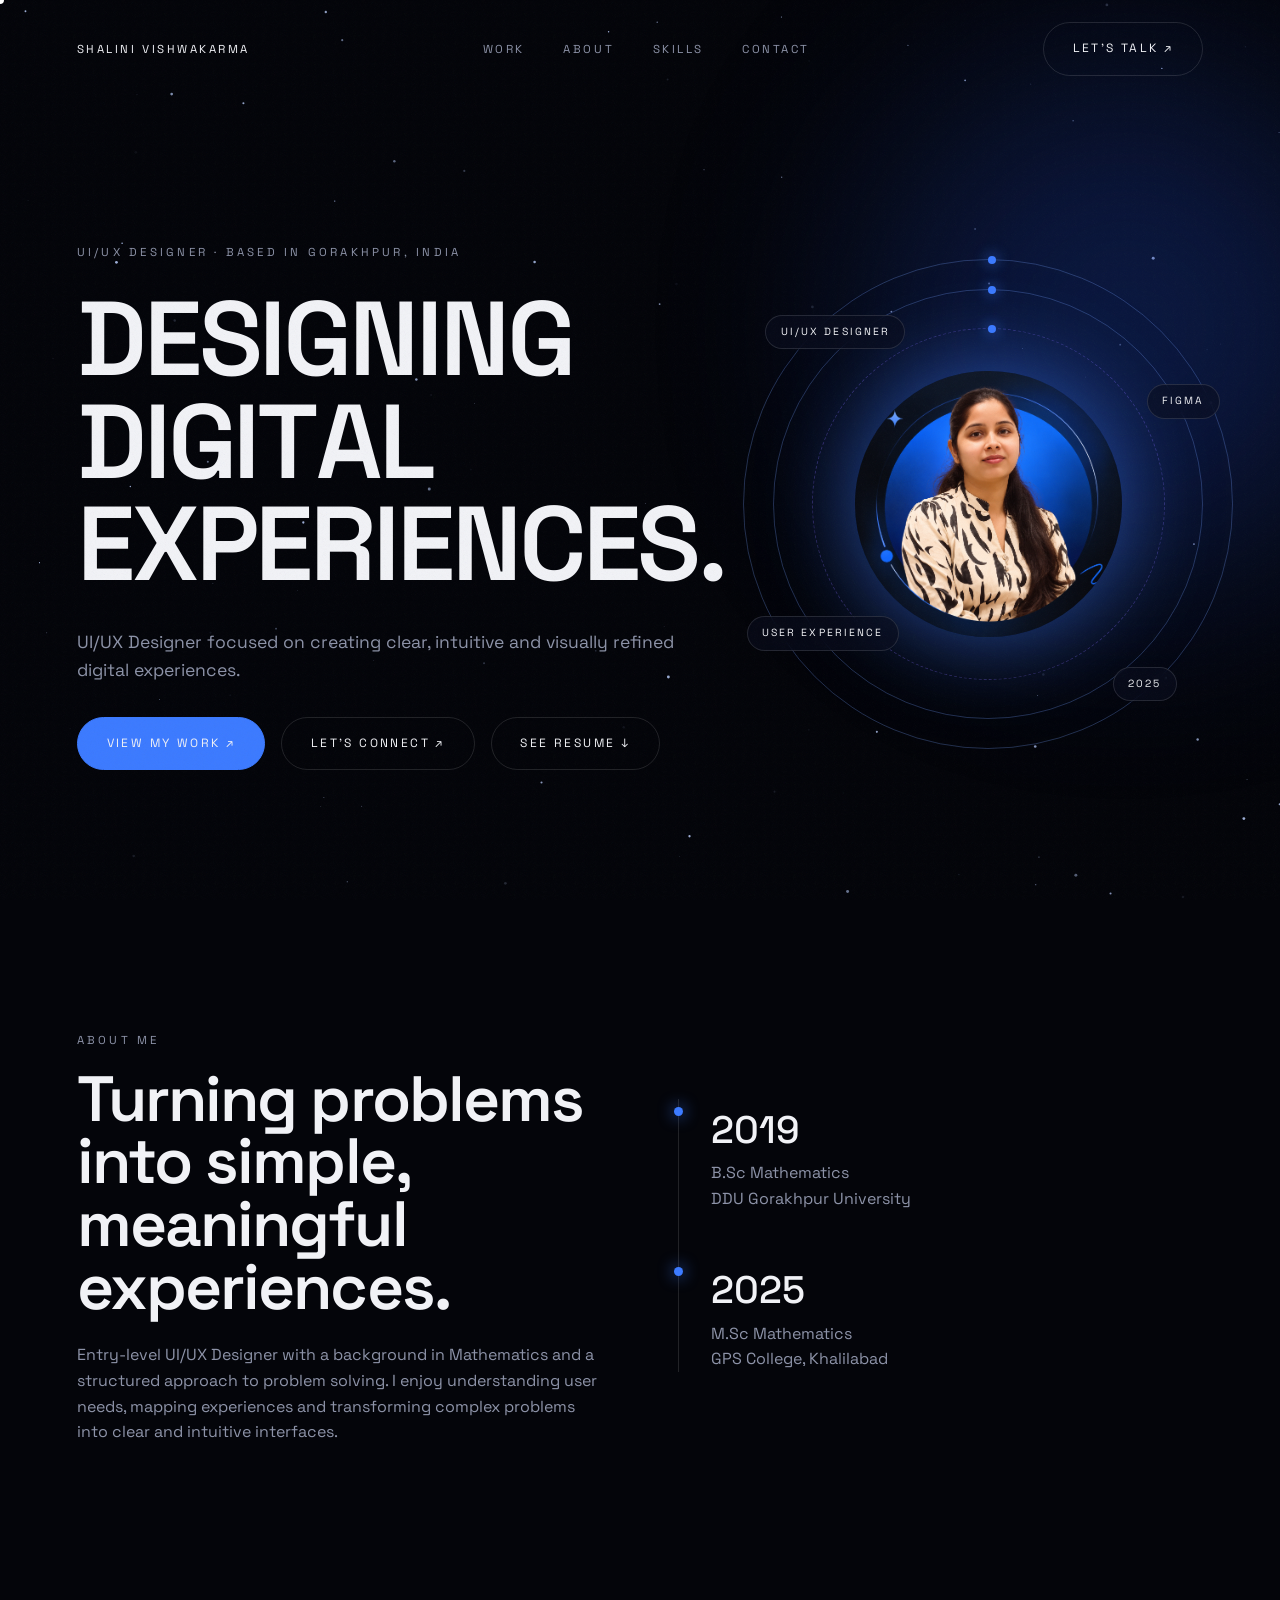
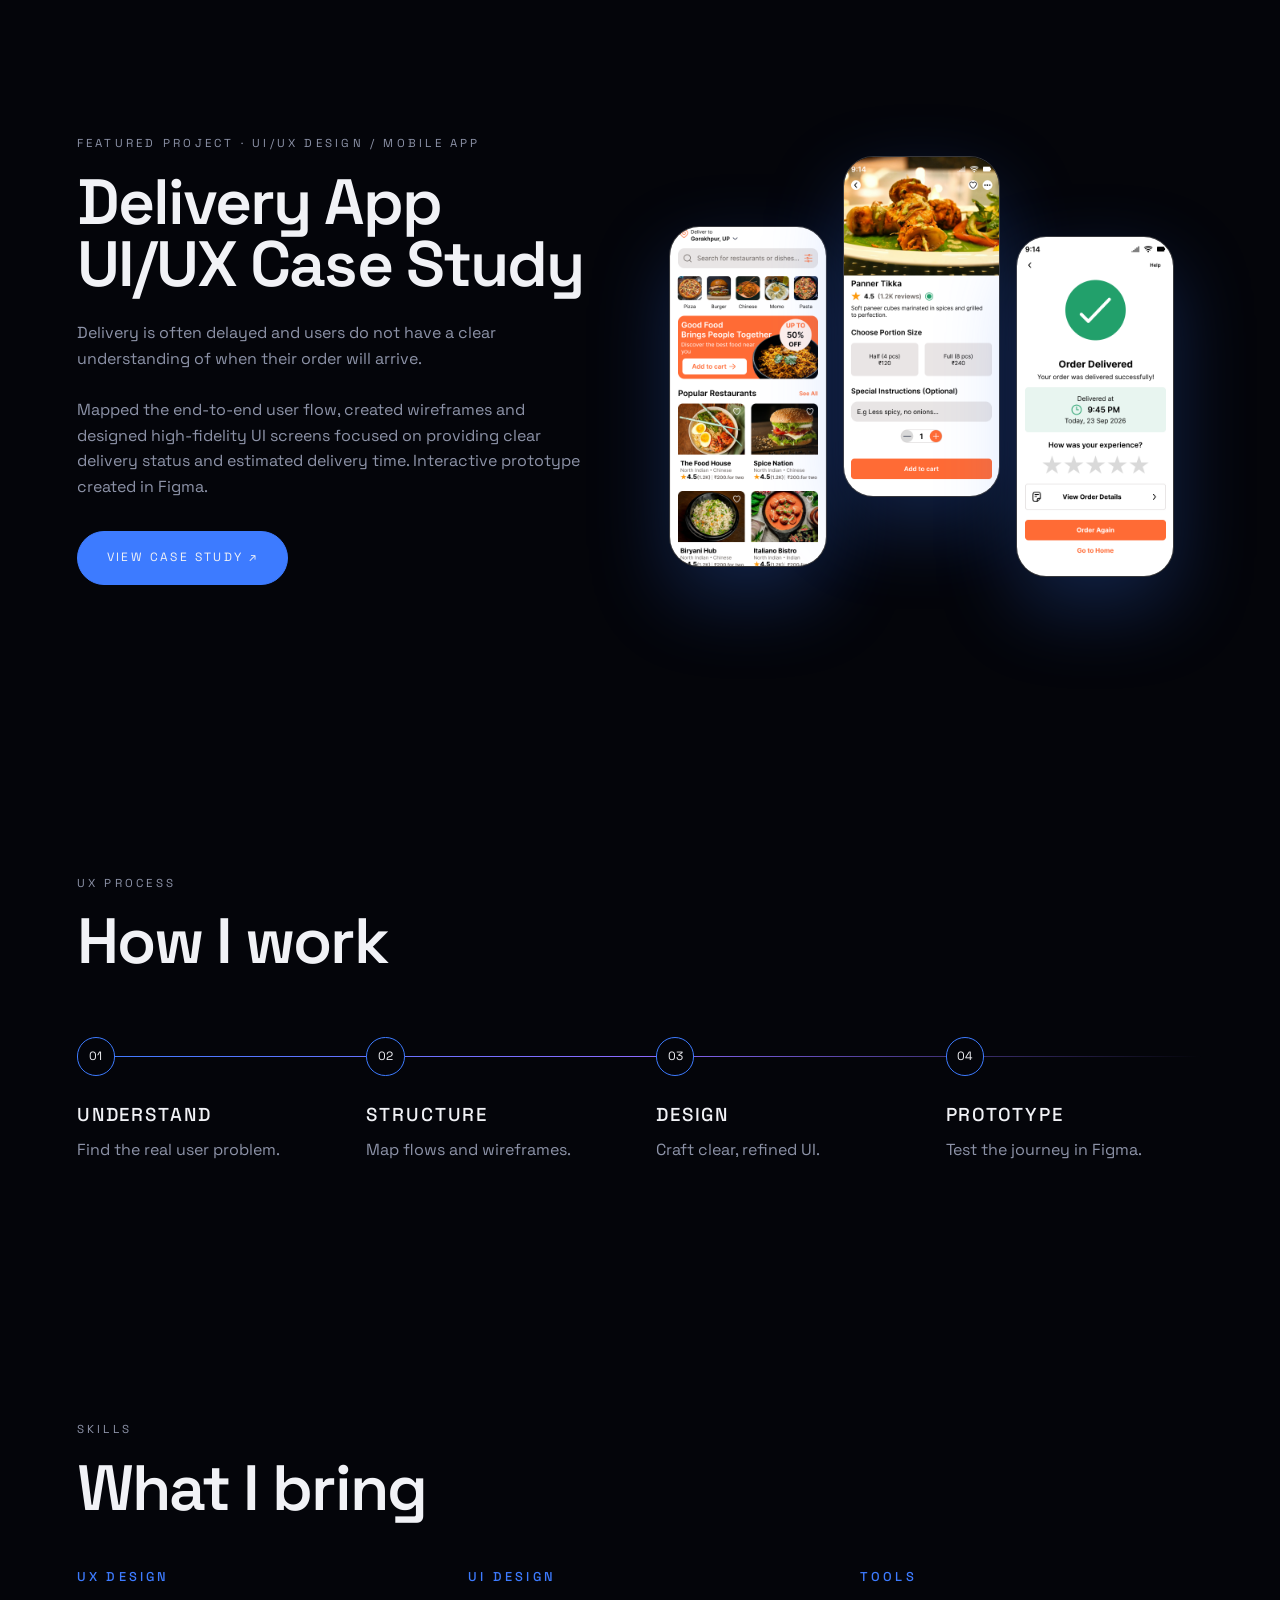
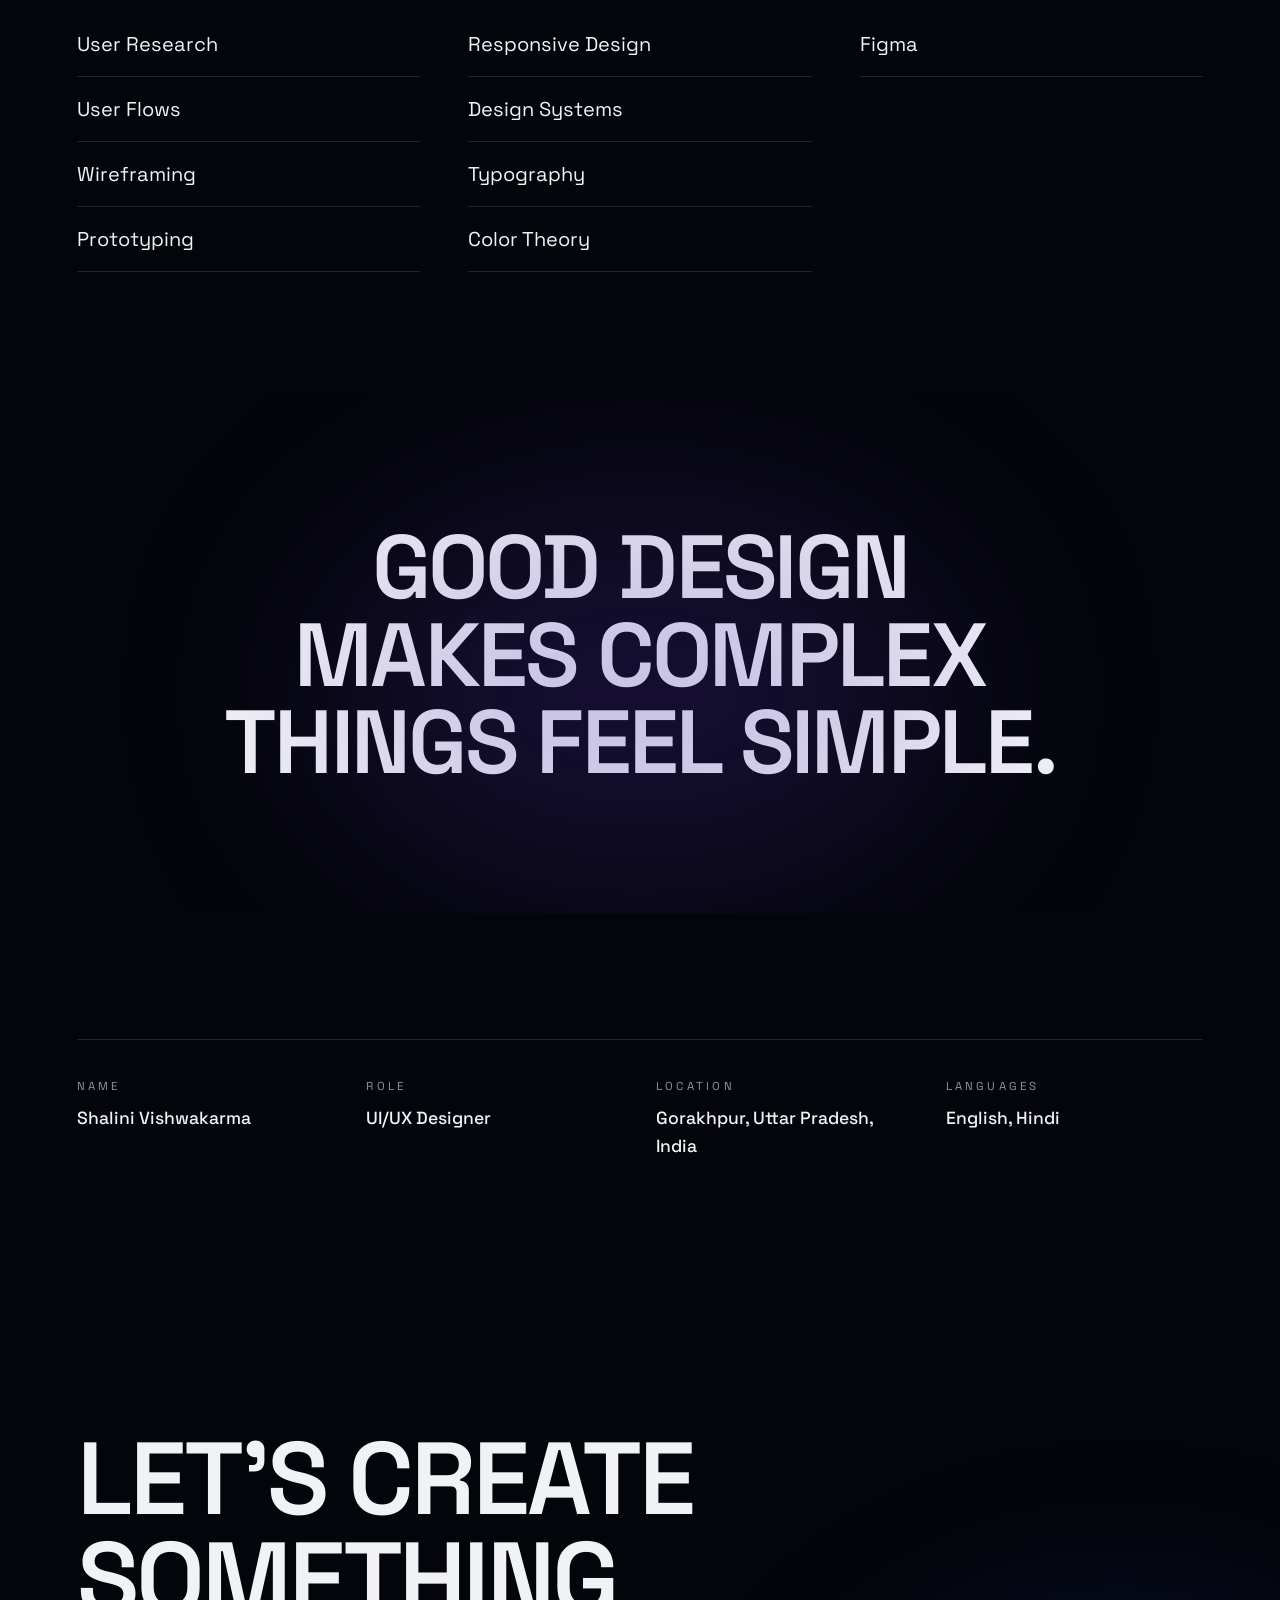
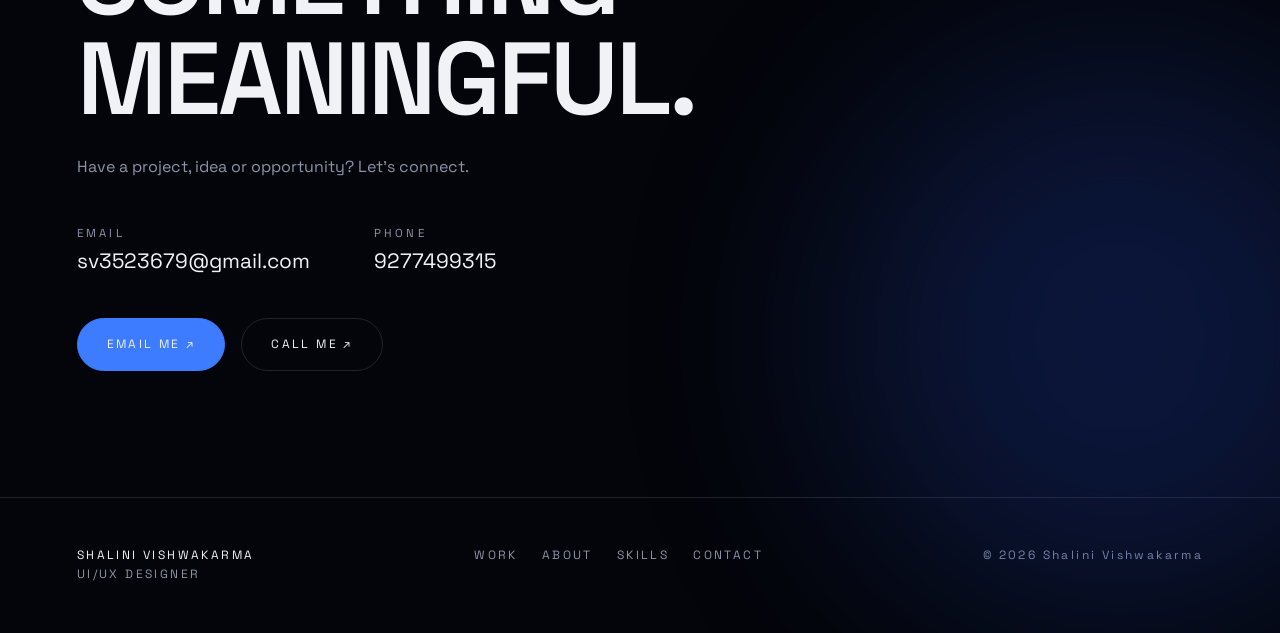
<file: index.html>
<!doctype html><html lang="en"><head><title>Shalini Vishwakarma — UI/UX Designer</title><meta name="description" content="Portfolio of Shalini Vishwakarma, UI/UX Designer based in Gorakhpur, India."><meta charset="utf-8"><meta name="viewport" content="width=device-width,initial-scale=1"><link rel="preconnect" href="https://fonts.googleapis.com"><link href="https://fonts.googleapis.com/css2?family=Space+Grotesk:wght@400;500;600&display=swap" rel="stylesheet"><link rel="stylesheet" href="css/style.css"><link rel="icon" href="data:image/svg+xml,<svg xmlns=%27http://www.w3.org/2000/svg%27 viewBox=%270 0 100 100%27><text y=%2778%27 font-size=%2780%27>✦</text></svg>"></head><body>
<canvas id="stars"></canvas><div class="cur"></div>
<nav><a href="index.html">SHALINI VISHWAKARMA</a><div class="links"><a href="index.html#work">Work</a><a href="index.html#about">About</a><a href="index.html#skills">Skills</a><a href="index.html#contact">Contact</a></div><a class="btn" href="index.html#contact">Let's talk ↗</a><button class="burger" aria-label="Menu">☰</button></nav>
<main>
<header class="hero"><div class="glow" style="width:40vw;height:40vw;background:#1c3fa8;opacity:.35;right:-8vw;top:8vh"></div><div class="wrap">
<div><small>UI/UX Designer · Based in Gorakhpur, India</small>
<h1 data-split style="margin-top:1.5rem">DESIGNING<br>DIGITAL<br>EXPERIENCES.</h1>
<p>UI/UX Designer focused on creating clear, intuitive and visually refined digital experiences.</p>
<div class="cta"><a class="btn p" href="#work">View my work ↗</a><a class="btn" href="#contact">Let's connect ↗</a><a class="btn" href="assets/Shalini_Vishwakarma_Resume.pdf" download="Shalini_Vishwakarma_Resume.pdf">See resume ↓</a></div></div>
<div class="orb"><div class="ring"></div><div class="ring"></div><div class="ring"></div>
<div class="core"><img src="assets/Shalini.png" onerror="this.onerror=null;this.src='assets/Shalini.png'" alt="Portrait of Shalini Vishwakarma"></div>
<span class="tag t1">UI/UX DESIGNER</span><span class="tag t2">FIGMA</span><span class="tag t3">USER EXPERIENCE</span><span class="tag t4">2025</span></div>
</div></header>

<section id="about"><div class="wrap two"><div class="r"><small>About me</small><h2>Turning problems into simple, meaningful experiences.</h2>
<p>Entry-level UI/UX Designer with a background in Mathematics and a structured approach to problem solving. I enjoy understanding user needs, mapping experiences and transforming complex problems into clear and intuitive interfaces.</p></div>
<div class="tl r" style="align-self:center"><div><b>2019</b><p>B.Sc Mathematics<br>DDU Gorakhpur University</p></div><div><b>2025</b><p>M.Sc Mathematics<br>GPS College, Khalilabad</p></div></div></div></section>

<section id="work"><div class="wrap proj">
<div class="r"><small>Featured project · UI/UX Design / Mobile App</small><h2>Delivery App UI/UX Case Study</h2>
<p>Delivery is often delayed and users do not have a clear understanding of when their order will arrive.</p><br>
<p>Mapped the end-to-end user flow, created wireframes and designed high-fidelity UI screens focused on providing clear delivery status and estimated delivery time. Interactive prototype created in Figma.</p>
<div class="cta"><a class="btn p" href="https://www.figma.com/design/6ze8sVoKY38IO8DkfJtmhi/UI-UX-CASE-STUDY?node-id=0-1&t=e9W09Ie9BuBtOknb-1" target="_blank" rel="noopener" data-view>View case study ↗</a></div></div>
<div class="stage r" aria-label="Sample delivery app screens (replace with Figma screens)">
<img class="ph-img" src="assets/screen-1.png" alt="Delivery app screen 1">
<img class="ph-img" src="assets/screen-2.png" alt="Delivery app screen 2">
<img class="ph-img" src="assets/screen-3.png" alt="Delivery app screen 3"></div></div></section>

<section><div class="wrap"><small>UX process</small><h2>How I work</h2>
<div class="steps"><div><span>01</span><h3>UNDERSTAND</h3><p>Find the real user problem.</p></div><div><span>02</span><h3>STRUCTURE</h3><p>Map flows and wireframes.</p></div><div><span>03</span><h3>DESIGN</h3><p>Craft clear, refined UI.</p></div><div><span>04</span><h3>PROTOTYPE</h3><p>Test the journey in Figma.</p></div></div></div></section>

<section id="skills"><div class="wrap"><small>Skills</small><h2>What I bring</h2><div class="sk">
<div class="r"><h3>UX DESIGN</h3><ul><li>User Research<small>Understanding who the users are and what they need.</small></li><li>User Flows<small>Mapping how people move through a product.</small></li><li>Wireframing<small>Structuring screens before visual design.</small></li><li>Prototyping<small>Making the journey interactive.</small></li></ul></div>
<div class="r"><h3>UI DESIGN</h3><ul><li>Responsive Design<small>Interfaces that adapt to every screen.</small></li><li>Design Systems<small>Consistent, reusable components.</small></li><li>Typography<small>Hierarchy and readability.</small></li><li>Color Theory<small>Colour with purpose and contrast.</small></li></ul></div>
<div class="r"><h3>TOOLS</h3><ul><li>Figma<small>Design, prototyping and handoff.</small></li></ul></div></div></div></section>

<section class="phil"><div class="glow" style="width:50vw;height:30vw;background:#4a2fb0;opacity:.25;left:25vw;top:20%"></div><h2><span class="ln">GOOD DESIGN</span><span class="ln">MAKES COMPLEX</span><span class="ln">THINGS FEEL SIMPLE.</span></h2></section>

<section><div class="wrap r"><div class="det"><div><small>Name</small><b>Shalini Vishwakarma</b></div><div><small>Role</small><b>UI/UX Designer</b></div><div><small>Location</small><b>Gorakhpur, Uttar Pradesh, India</b></div><div><small>Languages</small><b>English, Hindi</b></div></div></div></section>

<section id="contact" class="contact"><div class="glow" style="width:45vw;height:45vw;background:#1c3fa8;opacity:.3;right:-10vw;bottom:-10vw"></div><div class="wrap r"><h2>LET'S CREATE<br>SOMETHING<br>MEANINGFUL.</h2><p>Have a project, idea or opportunity? Let's connect.</p>
<div class="info"><div><small>Email</small><a href="mailto:sv3523679@gmail.com">sv3523679@gmail.com</a></div><div><small>Phone</small><a href="tel:+919277499315">9277499315</a></div></div>
<div class="cta"><a class="btn p" href="mailto:sv3523679@gmail.com">Email me ↗</a><a class="btn" href="tel:+919277499315">Call me ↗</a></div></div></section>
</main>
<footer><div>SHALINI VISHWAKARMA<br><span style="color:var(--m)">UI/UX DESIGNER</span></div><div class="links"><a href="#work">WORK</a><a href="#about">ABOUT</a><a href="#skills">SKILLS</a><a href="#contact">CONTACT</a></div><div style="color:var(--m)">© 2026 Shalini Vishwakarma</div></footer>
<script src="js/main.js"></script></body></html>
</file>
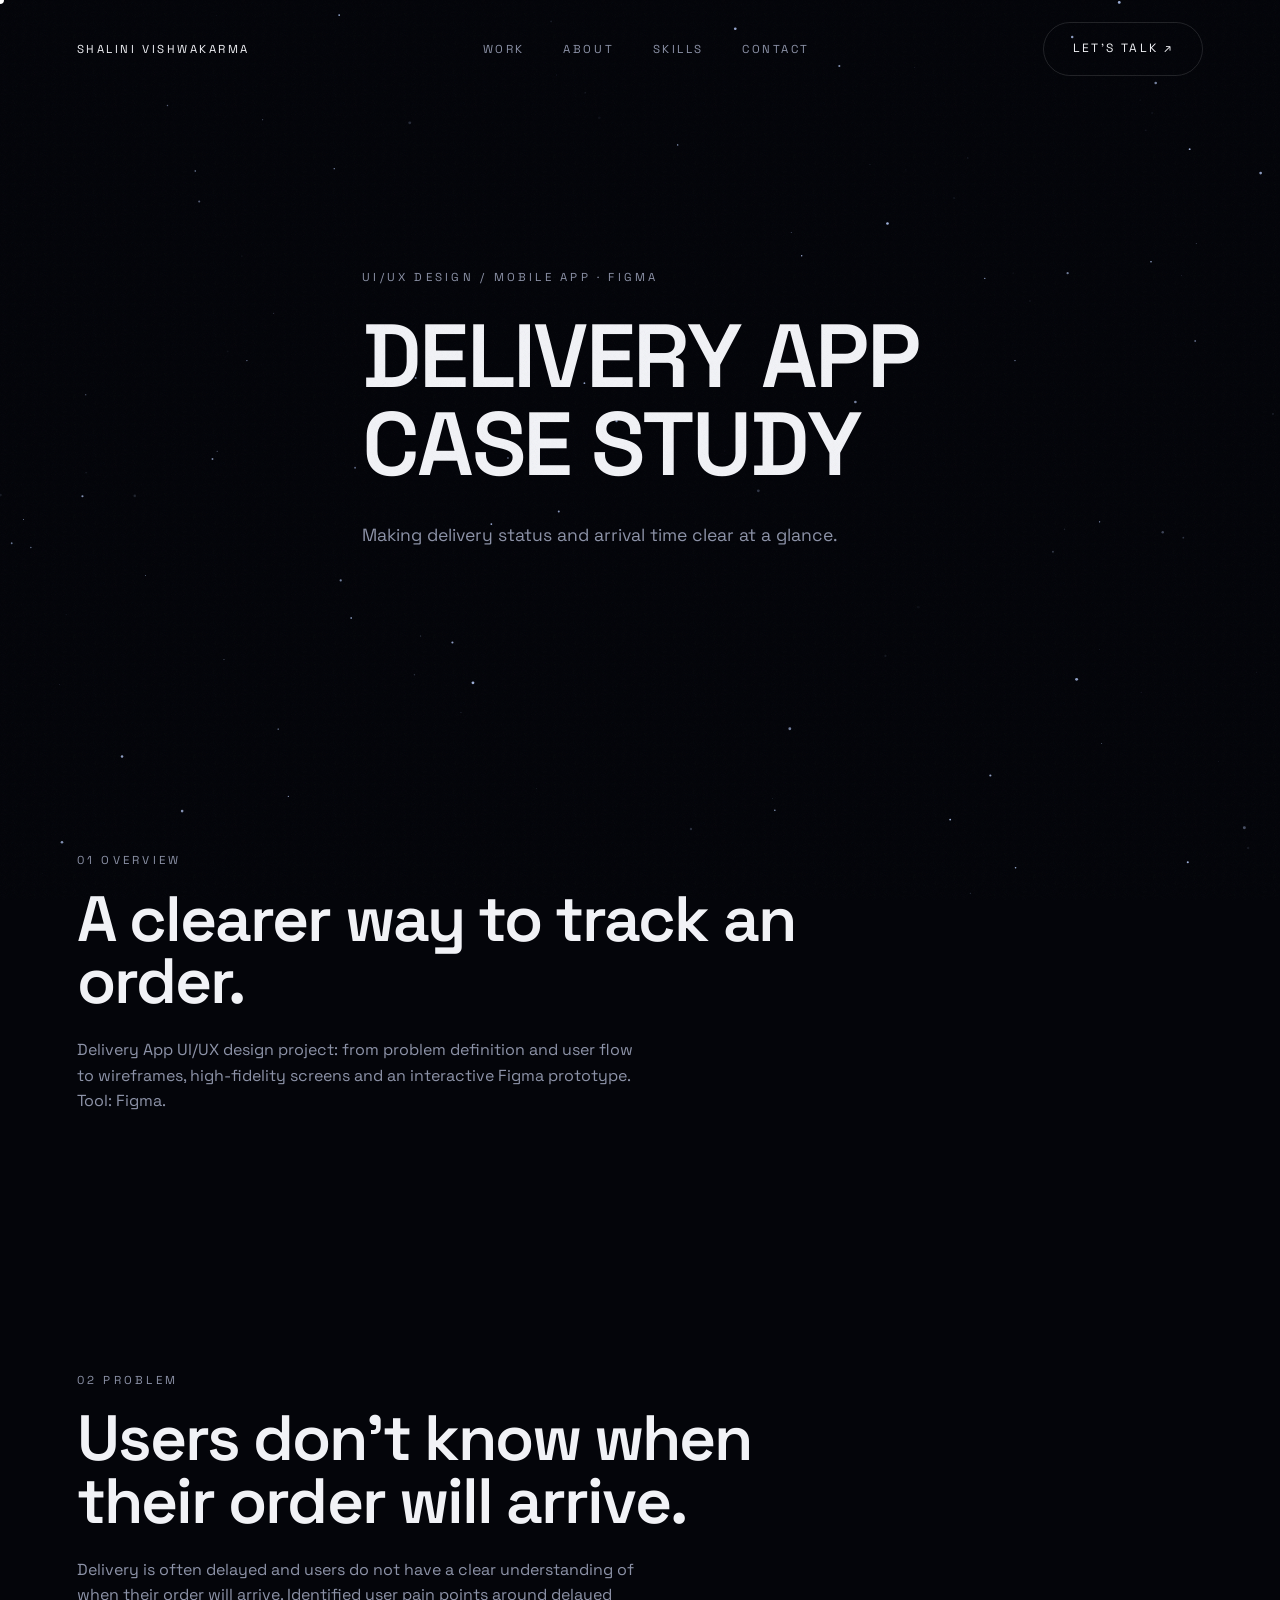
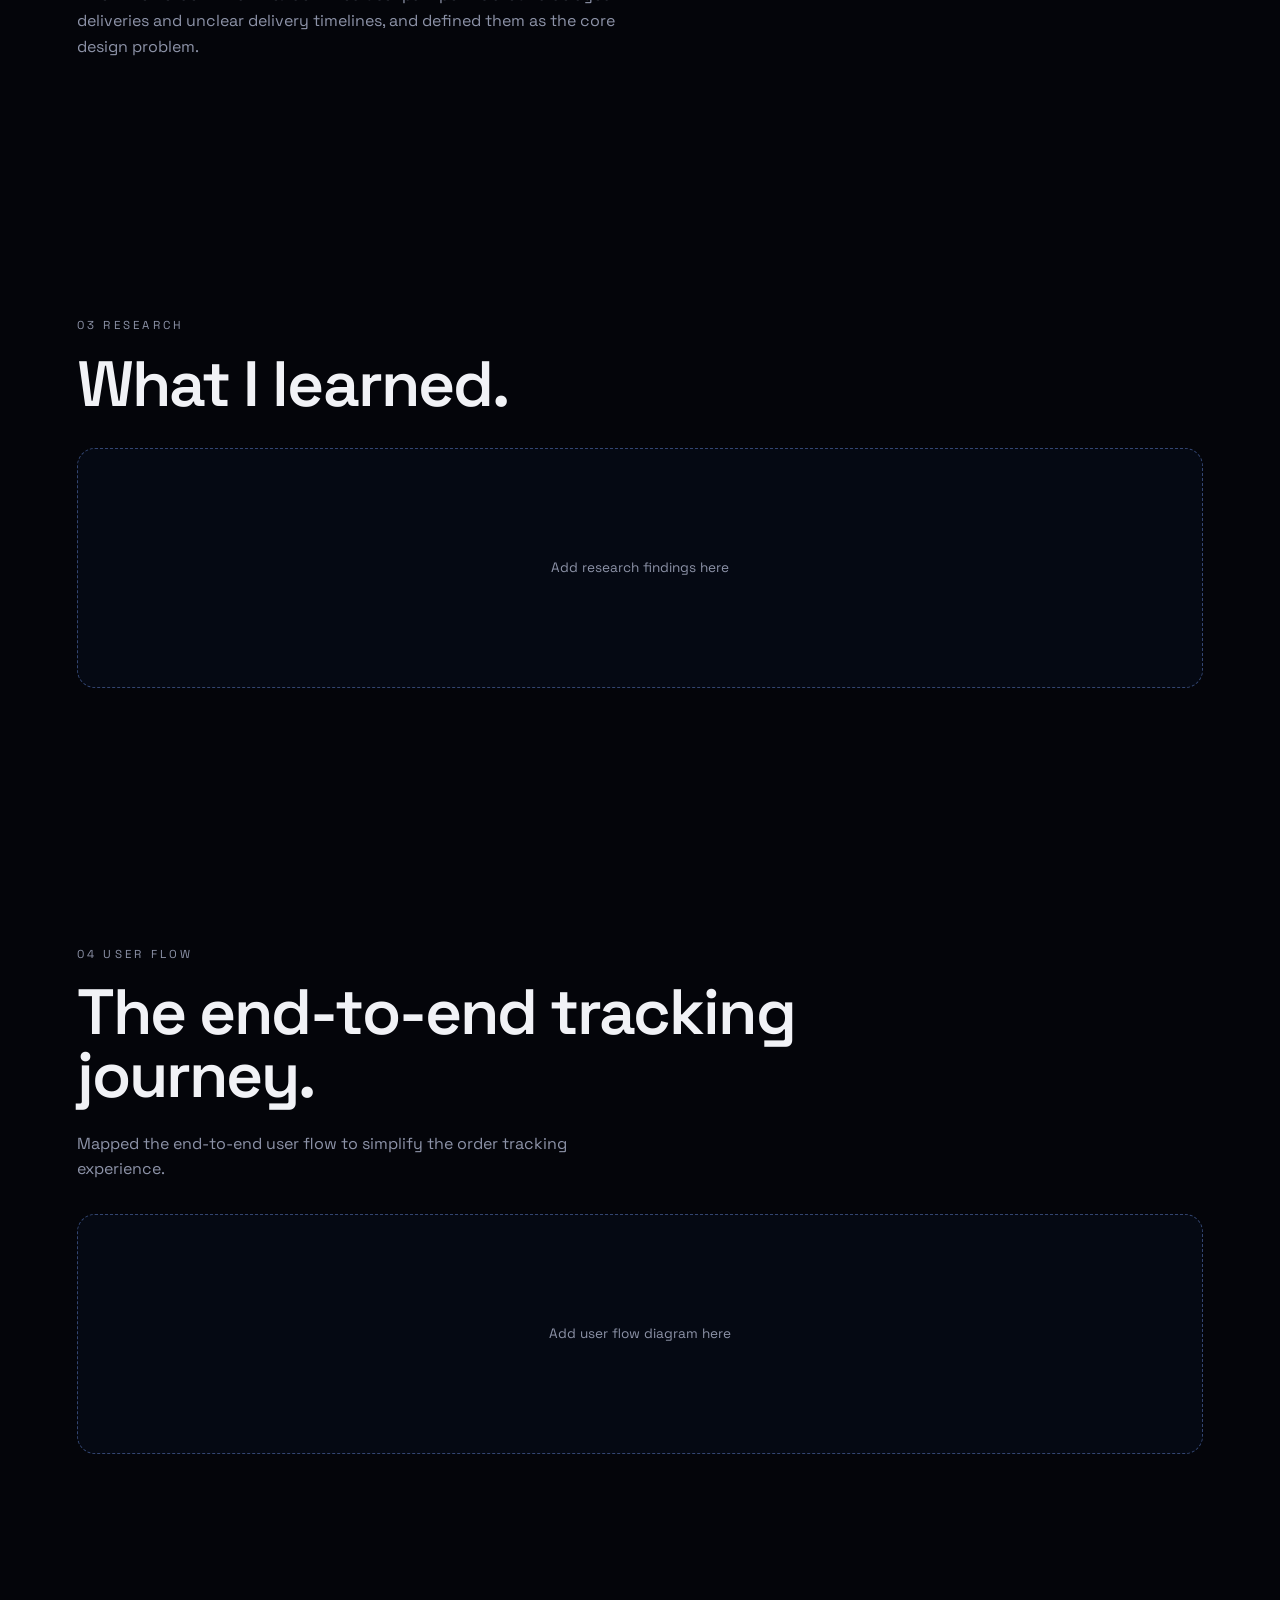
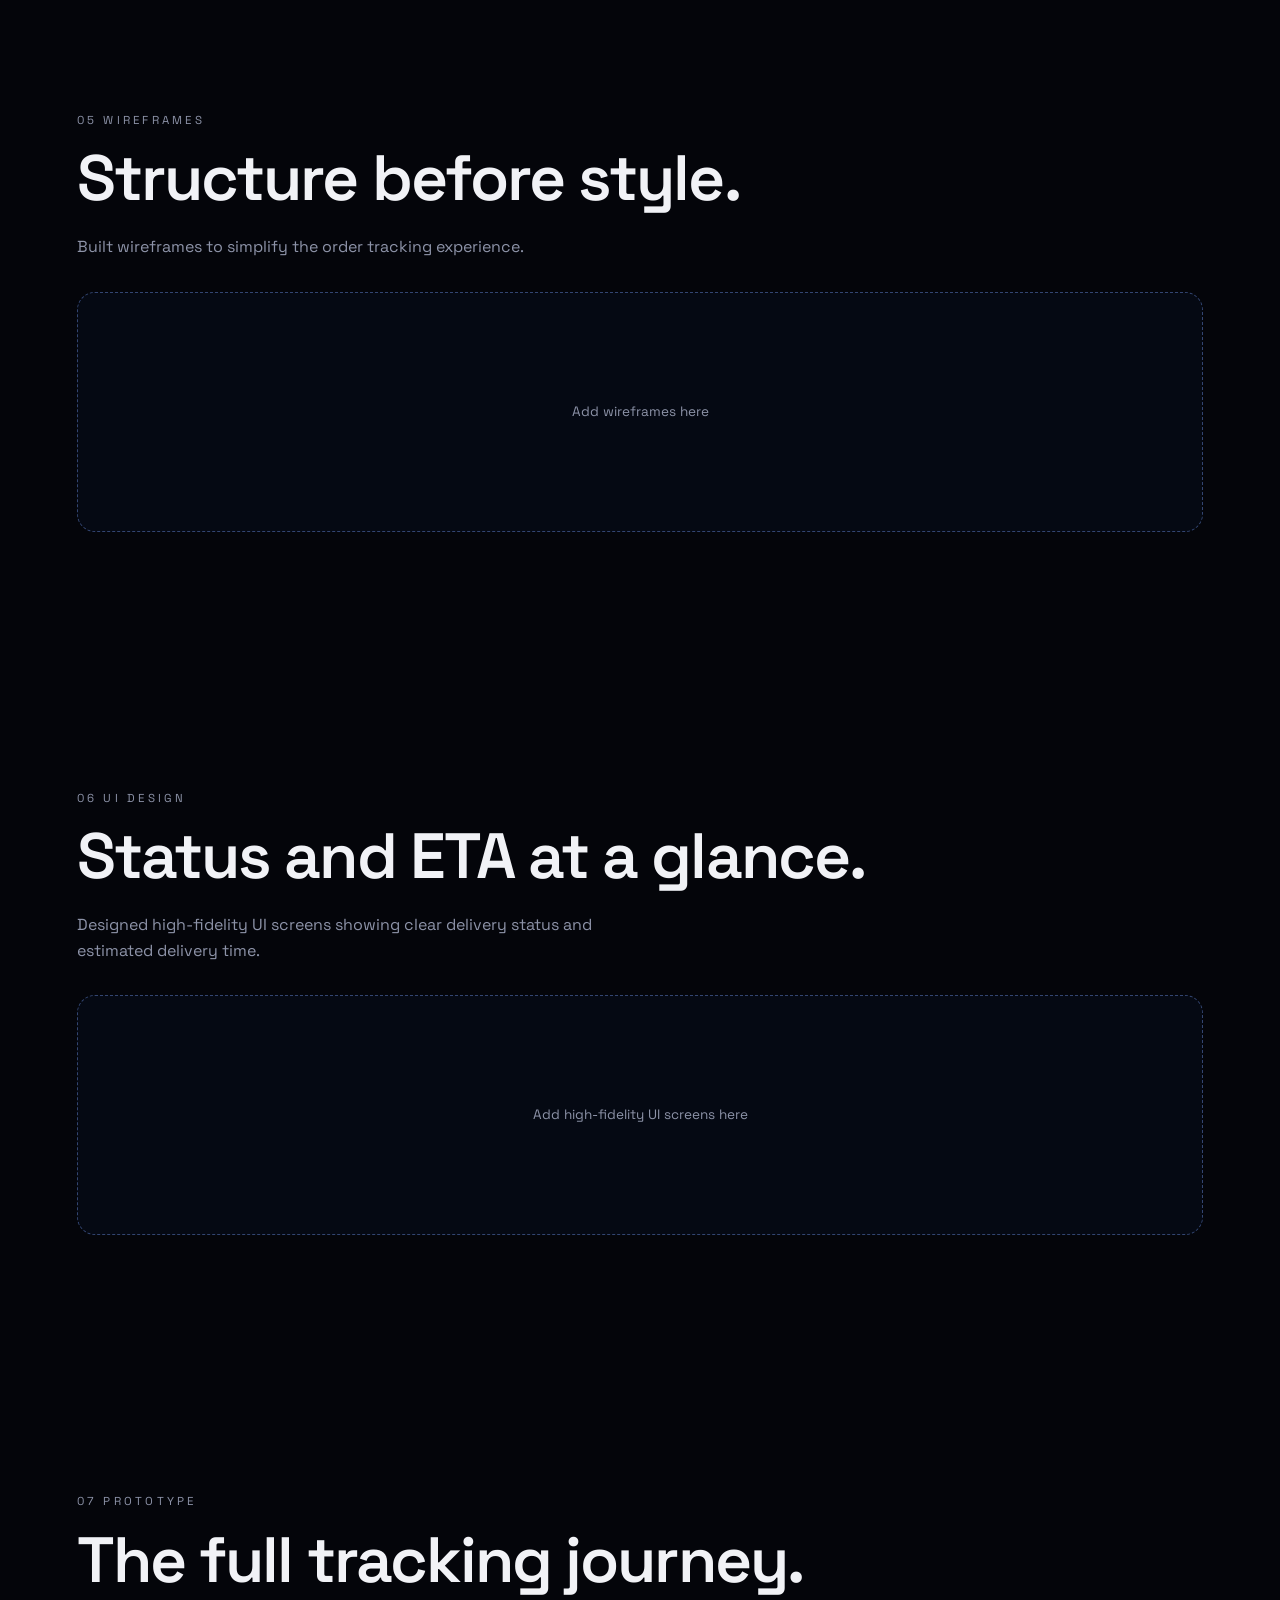
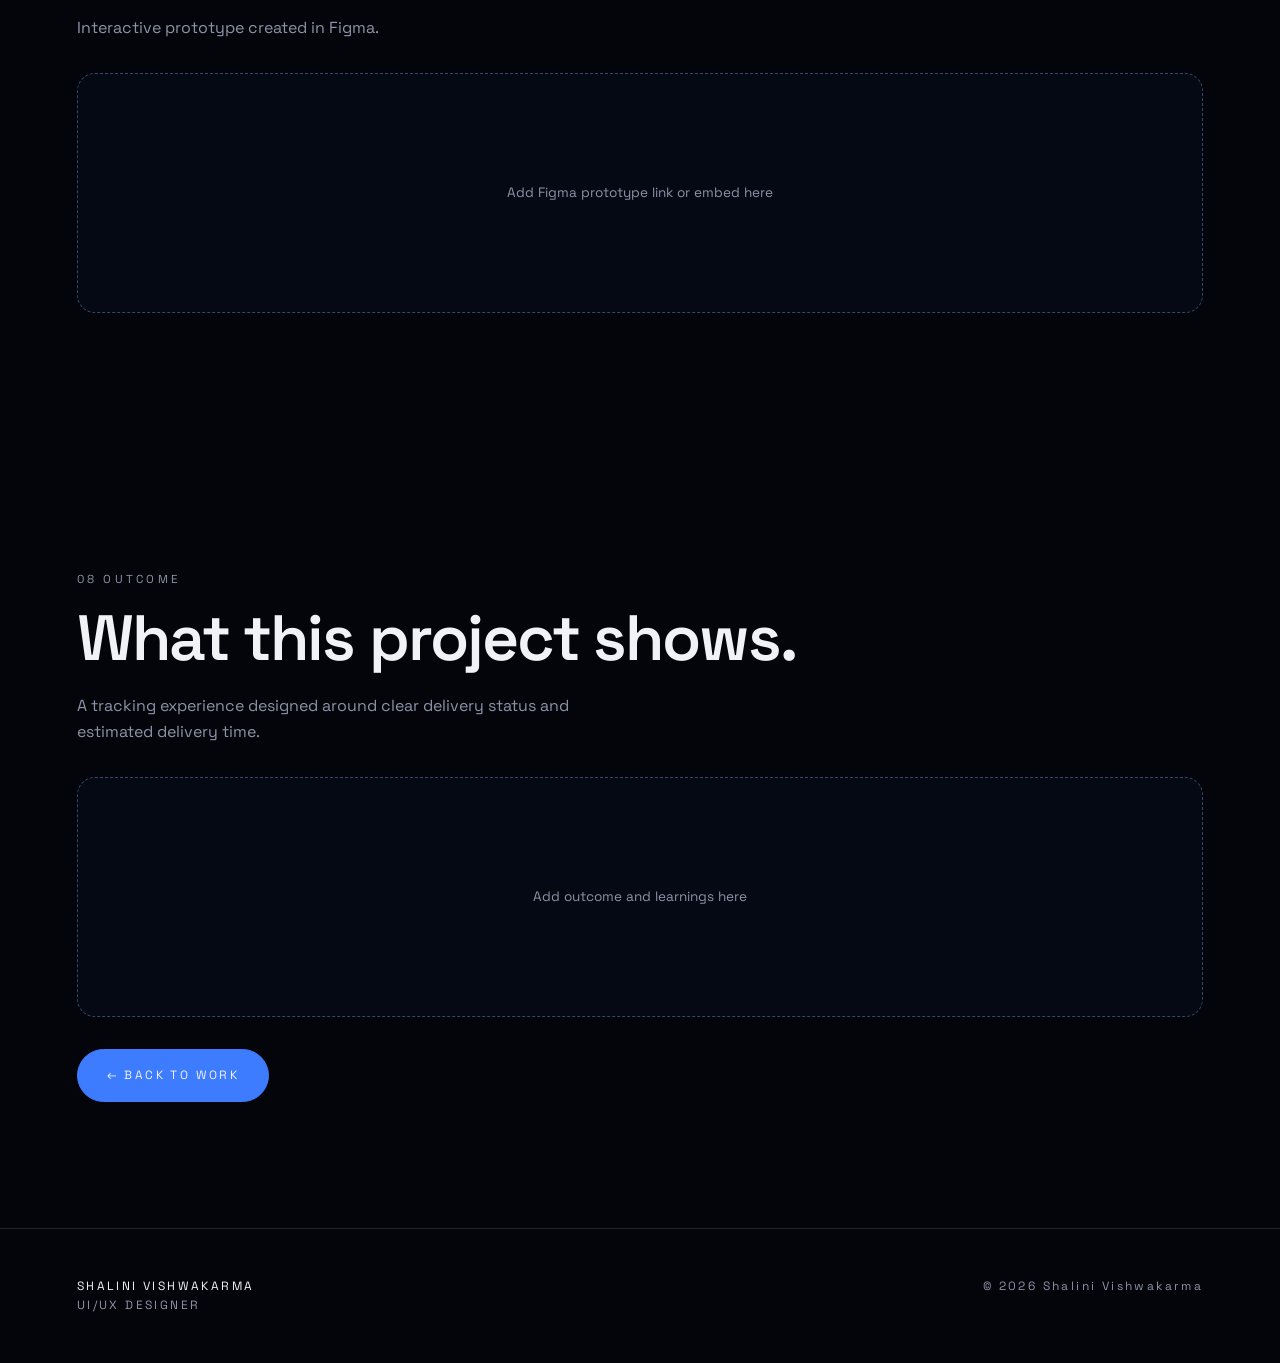
<file: case-study.html>
<!doctype html><html lang="en"><head><title>Delivery App Case Study — Shalini Vishwakarma</title><meta name="description" content="UI/UX case study: Delivery App order tracking."><meta charset="utf-8"><meta name="viewport" content="width=device-width,initial-scale=1"><link rel="preconnect" href="https://fonts.googleapis.com"><link href="https://fonts.googleapis.com/css2?family=Space+Grotesk:wght@400;500;600&display=swap" rel="stylesheet"><link rel="stylesheet" href="css/style.css"><link rel="icon" href="data:image/svg+xml,<svg xmlns=%27http://www.w3.org/2000/svg%27 viewBox=%270 0 100 100%27><text y=%2778%27 font-size=%2780%27>✦</text></svg>"></head><body>
<canvas id="stars"></canvas><div class="cur"></div>
<nav><a href="index.html">SHALINI VISHWAKARMA</a><div class="links"><a href="index.html#work">Work</a><a href="index.html#about">About</a><a href="index.html#skills">Skills</a><a href="index.html#contact">Contact</a></div><a class="btn" href="index.html#contact">Let's talk ↗</a><button class="burger" aria-label="Menu">☰</button></nav>
<main>
<header class="hero" style="min-height:80vh"><div class="wrap" style="display:block"><small>UI/UX Design / Mobile App · Figma</small><h1 data-split style="margin-top:1.5rem;font-size:clamp(2.6rem,7vw,6.5rem)">DELIVERY APP<br>CASE STUDY</h1><p>Making delivery status and arrival time clear at a glance.</p></div></header>
<section class="cs"><div class="wrap r"><small>01 Overview</small><h2>A clearer way to track an order.</h2><p>Delivery App UI/UX design project: from problem definition and user flow to wireframes, high-fidelity screens and an interactive Figma prototype. Tool: Figma.</p></div></section>
<section class="cs"><div class="wrap r"><small>02 Problem</small><h2>Users don't know when their order will arrive.</h2><p>Delivery is often delayed and users do not have a clear understanding of when their order will arrive. Identified user pain points around delayed deliveries and unclear delivery timelines, and defined them as the core design problem.</p></div></section>
<section class="cs"><div class="wrap r"><small>03 Research</small><h2>What I learned.</h2><div class="ph-box">Add research findings here</div></div></section>
<section class="cs"><div class="wrap r"><small>04 User flow</small><h2>The end-to-end tracking journey.</h2><p>Mapped the end-to-end user flow to simplify the order tracking experience.</p><div class="ph-box">Add user flow diagram here</div></div></section>
<section class="cs"><div class="wrap r"><small>05 Wireframes</small><h2>Structure before style.</h2><p>Built wireframes to simplify the order tracking experience.</p><div class="ph-box">Add wireframes here</div></div></section>
<section class="cs"><div class="wrap r"><small>06 UI design</small><h2>Status and ETA at a glance.</h2><p>Designed high-fidelity UI screens showing clear delivery status and estimated delivery time.</p><div class="ph-box">Add high-fidelity UI screens here</div></div></section>
<section class="cs"><div class="wrap r"><small>07 Prototype</small><h2>The full tracking journey.</h2><p>Interactive prototype created in Figma.</p><div class="ph-box">Add Figma prototype link or embed here</div></div></section>
<section class="cs"><div class="wrap r"><small>08 Outcome</small><h2>What this project shows.</h2><p>A tracking experience designed around clear delivery status and estimated delivery time.</p><div class="ph-box">Add outcome and learnings here</div><div class="cta"><a class="btn p" href="index.html#work">← Back to work</a></div></div></section>
</main>
<footer><div>SHALINI VISHWAKARMA<br><span style="color:var(--m)">UI/UX DESIGNER</span></div><div style="color:var(--m)">© 2026 Shalini Vishwakarma</div></footer>
<script src="js/main.js"></script></body></html>
</file>
<file: css/style.css>
:root{--bg:#04050a;--b:#3d7bff;--v:#8b6bff;--t:#f1f2f6;--m:#8d93a8;--l:rgba(255,255,255,.12)}
*{margin:0;padding:0;box-sizing:border-box}
html{scroll-behavior:smooth}
body{background:var(--bg);color:var(--t);font-family:'Space Grotesk',system-ui,sans-serif;line-height:1.6;overflow-x:hidden;cursor:none}
body::after{content:"";position:fixed;inset:0;pointer-events:none;opacity:.05;z-index:90;background-image:url("data:image/svg+xml,%3Csvg xmlns='http://www.w3.org/2000/svg' width='120' height='120'%3E%3Cfilter id='n'%3E%3CfeTurbulence baseFrequency='.9'/%3E%3C/filter%3E%3Crect width='120' height='120' filter='url(%23n)'/%3E%3C/svg%3E")}
a{color:inherit;text-decoration:none}
#stars{position:fixed;inset:0;z-index:-1}
.glow{position:absolute;border-radius:50%;filter:blur(110px);pointer-events:none}
.wrap{max-width:1280px;margin:auto;padding:0 6vw}
section{position:relative;padding:14vh 0}
small,.lbl{font-size:.72rem;letter-spacing:.28em;text-transform:uppercase;color:var(--m)}
h1,h2{font-weight:600;line-height:.98;letter-spacing:-.03em}
h2{font-size:clamp(2rem,5vw,4.2rem);margin:1rem 0 1.5rem;max-width:16ch}
p{color:var(--m);max-width:56ch}
nav{position:fixed;top:0;left:0;right:0;z-index:50;display:flex;justify-content:space-between;align-items:center;padding:1.4rem 6vw;transition:.4s}
nav.s{background:rgba(4,5,10,.55);backdrop-filter:blur(14px);padding:.9rem 6vw;border-bottom:1px solid var(--l)}
nav a{font-size:.72rem;letter-spacing:.22em;text-transform:uppercase}
.links{display:flex;gap:2.4rem}.links a{color:var(--m);transition:.3s}.links a:hover{color:#fff}
.burger{display:none;background:none;border:0;color:#fff;font-size:1.5rem;cursor:pointer}
.btn{display:inline-block;padding:1rem 1.8rem;border:1px solid var(--l);border-radius:99px;font-size:.75rem;letter-spacing:.2em;text-transform:uppercase;transition:background .3s,border-color .3s,box-shadow .3s}
.btn:hover{border-color:var(--b);background:rgba(61,123,255,.14);box-shadow:0 0 30px rgba(61,123,255,.35)}
.btn.p{background:var(--b);border-color:var(--b)}
.hero{min-height:100vh;display:flex;align-items:center;padding-top:12vh}
.hero .wrap{display:grid;grid-template-columns:1.25fr 1fr;gap:3rem;align-items:center}
h1{font-size:clamp(2.8rem,8.2vw,8rem)}
h1 .w{display:inline-block;white-space:nowrap}
h1 .c{display:inline-block;opacity:0;filter:blur(14px);transform:translateY(40px);animation:in .9s cubic-bezier(.2,.7,.2,1) forwards;animation-delay:calc(var(--i)*45ms + .2s)}
@keyframes in{to{opacity:1;filter:blur(0);transform:none}}
.hero p{margin:2rem 0 1rem;font-size:1.1rem}
.cta{display:flex;flex-wrap:wrap;gap:1rem;margin-top:2rem}
.orb{position:relative;aspect-ratio:1;width:min(100%,520px);margin:auto;transition:transform .4s}
.ring{position:absolute;border:1px solid rgba(120,160,255,.28);border-radius:50%;inset:0;animation:spin 40s linear infinite}
.ring:nth-child(2){inset:9%;border-color:rgba(139,107,255,.3);animation-duration:60s;animation-direction:reverse;border-style:dashed}
.ring:nth-child(3){inset:-7%;animation-duration:90s}
.ring::after{content:"";position:absolute;top:-4px;left:50%;width:8px;height:8px;border-radius:50%;background:var(--b);box-shadow:0 0 14px var(--b)}
@keyframes spin{to{transform:rotate(360deg)}}
.orb .core{position:absolute;inset:19%;border-radius:50%;overflow:hidden;box-shadow:0 0 90px rgba(61,123,255,.6),inset 0 0 40px rgba(61,123,255,.4)}
.orb .core img{width:100%;height:100%;object-fit:cover;display:block}
.tag{position:absolute;font-size:.65rem;letter-spacing:.2em;padding:.5rem .9rem;border:1px solid var(--l);border-radius:99px;background:rgba(10,14,30,.6);backdrop-filter:blur(8px);animation:fl 6s ease-in-out infinite}
.t1{top:6%;left:-2%}.t2{top:22%;right:-4%;animation-delay:-2s}.t3{bottom:16%;left:-6%;animation-delay:-4s}.t4{bottom:4%;right:6%;animation-delay:-1s}
@keyframes fl{50%{transform:translateY(-10px)}}
.r{opacity:0;transform:translateY(30px);transition:1s cubic-bezier(.2,.7,.2,1)}.r.on{opacity:1;transform:none}
.two{display:grid;grid-template-columns:1fr 1fr;gap:6vw}
.tl{border-left:1px solid var(--l);padding-left:2rem;display:grid;gap:3rem}
.tl div{position:relative}.tl div::before{content:"";position:absolute;left:calc(-2rem - 5px);top:.5rem;width:9px;height:9px;border-radius:50%;background:var(--b);box-shadow:0 0 16px var(--b)}
.tl b{font-size:2.4rem;font-weight:500;display:block}
.proj{display:grid;grid-template-columns:1fr 1.1fr;gap:4vw;align-items:center}
.stage{position:relative;height:520px;display:flex;justify-content:center;align-items:center;gap:1rem}
.ph{width:200px;height:410px;border-radius:30px;border:1px solid rgba(255,255,255,.2);background:linear-gradient(160deg,#0d1430,#070a18);padding:1rem;box-shadow:0 30px 80px rgba(61,123,255,.25);animation:fl 7s ease-in-out infinite}
.ph:nth-child(1){margin-top:80px}.ph:nth-child(2){margin-top:-60px;animation-delay:-3s}.ph:nth-child(3){margin-top:100px;animation-delay:-5s}
.proj:hover .ph{border-color:var(--b)}
.ph i{display:block;height:8px;width:40%;margin:0 auto 1.2rem;border-radius:9px;background:rgba(255,255,255,.15)}
.map{height:150px;border-radius:16px;background:radial-gradient(circle at 60% 40%,rgba(61,123,255,.5),transparent 60%),repeating-linear-gradient(45deg,rgba(255,255,255,.05) 0 1px,transparent 1px 14px)}
.eta{margin:1rem 0 .6rem;font-size:1.3rem;font-weight:600}.eta span{display:block;font-size:.6rem;letter-spacing:.2em;color:var(--m);font-weight:400}
.st{display:flex;align-items:center;gap:.6rem;font-size:.65rem;color:var(--m);margin:.5rem 0}.st::before{content:"";width:8px;height:8px;border-radius:50%;background:#2b3358}.st.d{color:#fff}.st.d::before{background:var(--b);box-shadow:0 0 10px var(--b)}
.steps{display:grid;grid-template-columns:repeat(4,1fr);gap:2rem;position:relative;margin-top:4rem}
.steps::before{content:"";position:absolute;top:1.2rem;left:0;height:1px;width:100%;background:linear-gradient(90deg,var(--b),var(--v),transparent);transform:scaleX(0);transform-origin:left;transition:2s .3s}
.steps.on::before{transform:scaleX(1)}
.steps span{display:grid;place-items:center;width:2.4rem;height:2.4rem;border-radius:50%;background:var(--bg);border:1px solid var(--b);position:relative;font-size:.75rem}
.steps h3{margin:1.5rem 0 .5rem;font-weight:500;letter-spacing:.1em}
.sk{display:grid;grid-template-columns:repeat(3,1fr);gap:3rem;margin-top:3rem}
.sk h3{font-size:.8rem;letter-spacing:.25em;color:var(--b);font-weight:500;margin-bottom:1.5rem}
.sk li{list-style:none;padding:1rem 0;border-bottom:1px solid var(--l);font-size:1.25rem;transition:.4s}
.sk li small{display:block;max-height:0;overflow:hidden;opacity:0;transition:.4s;text-transform:none;letter-spacing:.02em;font-size:.85rem}
.sk li:hover{transform:translateX(12px);color:#fff;text-shadow:0 0 22px var(--b)}.sk li:hover small{max-height:3rem;opacity:1;margin-top:.3rem}
.phil{text-align:center;overflow:hidden}
.phil h2{font-size:clamp(2.2rem,7vw,6.5rem);max-width:none;margin:0}
.phil .ln{display:block;opacity:.15;transition:opacity 1s,transform 1s;transform:translateY(20px)}.phil .ln.on{opacity:1;transform:none}
.det{display:grid;grid-template-columns:repeat(4,1fr);gap:2rem;border-top:1px solid var(--l);padding-top:2rem}
.det b{display:block;font-weight:500;font-size:1.1rem;margin-top:.4rem}
.contact h2{font-size:clamp(2.6rem,8vw,7.5rem);max-width:none}
.contact .info{display:flex;gap:4rem;flex-wrap:wrap;margin:2.5rem 0}.contact .info a{font-size:1.3rem;display:block}
footer{border-top:1px solid var(--l);padding:3rem 6vw;display:flex;justify-content:space-between;flex-wrap:wrap;gap:1.5rem;font-size:.75rem;letter-spacing:.2em}
footer .links{gap:1.5rem}
.cs h2{max-width:20ch}.ph-box{border:1px dashed rgba(120,160,255,.4);border-radius:18px;min-height:240px;display:grid;place-items:center;color:var(--m);font-size:.85rem;text-align:center;padding:2rem;background:rgba(61,123,255,.04);margin-top:2rem}
.cur{position:fixed;top:0;left:0;z-index:100;width:8px;height:8px;margin:-4px 0 0 -4px;border-radius:50%;background:#fff;pointer-events:none;display:grid;place-items:center;font-size:.6rem;letter-spacing:.1em;transition:width .3s,height .3s,margin .3s,background .3s}
.cur.h{width:46px;height:46px;margin:-23px 0 0 -23px;background:transparent;border:1px solid #fff}
.cur.v{width:78px;height:78px;margin:-39px 0 0 -39px;background:var(--b);border:0;color:#fff}
@media(hover:none),(max-width:900px){body{cursor:auto}.cur{display:none}}
@media(max-width:1199px){.sk{grid-template-columns:1fr 1fr}}
@media(max-width:900px){
.hero .wrap,.two,.proj{grid-template-columns:1fr}.hero{padding-top:16vh}.orb{width:80%;margin-top:2rem}
.ring:nth-child(3){display:none}.stage{height:420px}.ph{width:130px;height:280px;padding:.6rem}.map{height:90px}
.links{position:fixed;inset:0;background:rgba(4,5,10,.96);flex-direction:column;justify-content:center;align-items:center;transform:translateX(100%);transition:.5s}.links.o{transform:none}.links a{font-size:1.2rem}
.burger{display:block;z-index:60}nav>.btn{display:none}
.steps,.det,.sk{grid-template-columns:1fr 1fr}.steps::before{display:none}}
@media(max-width:520px){.steps,.det,.sk{grid-template-columns:1fr}.ph:nth-child(3){display:none}}
@media(prefers-reduced-motion:reduce){*{animation:none!important;transition:none!important}h1 .c,.r{opacity:1;filter:none;transform:none}}
.stage .ph-img{flex:none;width:200px;max-width:28%;height:auto;aspect-ratio:390/844;object-fit:cover;border-radius:30px;border:1px solid rgba(255,255,255,.2);box-shadow:0 30px 80px rgba(61,123,255,.25);animation:fl 7s ease-in-out infinite}
.stage .ph-img:nth-child(1){margin-top:80px}
.stage .ph-img:nth-child(2){margin-top:-60px;animation-delay:-3s}
.stage .ph-img:nth-child(3){margin-top:100px;animation-delay:-5s}
@media(max-width:900px){.stage .ph-img{width:130px;max-width:30%}}
@media(max-width:520px){.stage .ph-img:nth-child(3){display:none}}
</file>
